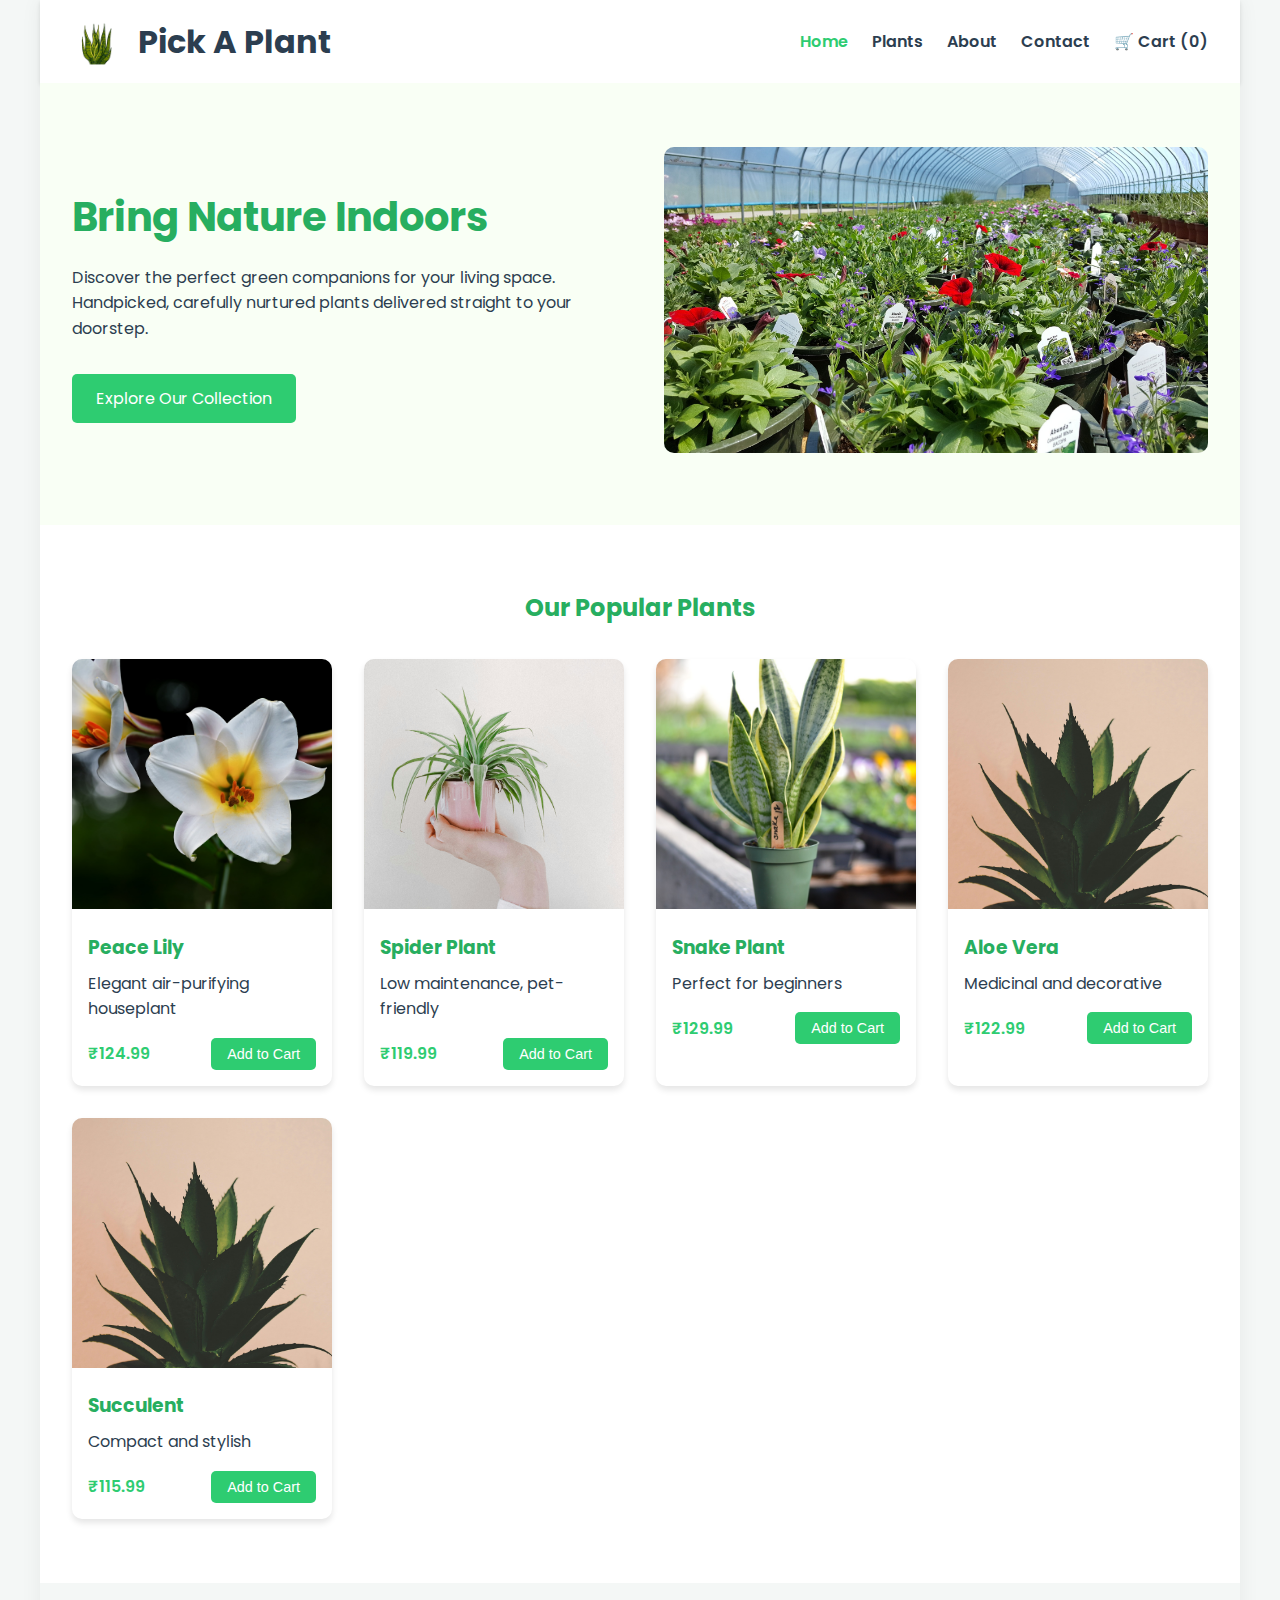
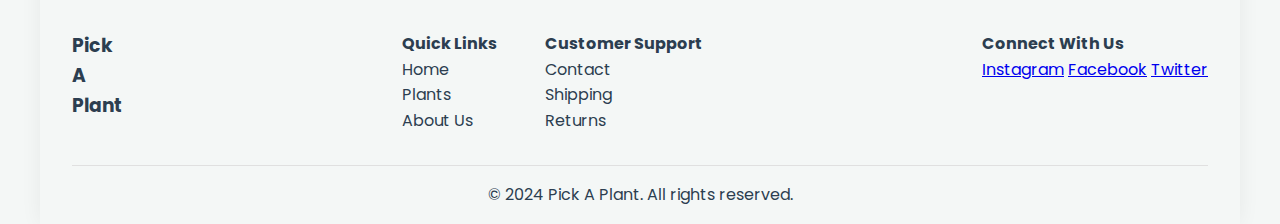
<file: index.html>
<!DOCTYPE html>
<html lang="en">
<head>
    <meta charset="UTF-8">
    <meta name="viewport" content="width=device-width, initial-scale=1.0">
    <title>Pick A Plant - Your Green Home Companion</title>
    <link rel="stylesheet" href="assets/css/index.css">
    <link rel="preconnect" href="https://fonts.googleapis.com">
    <link rel="preconnect" href="https://fonts.gstatic.com" crossorigin>
    <link href="https://fonts.googleapis.com/css2?family=Poppins:wght@300;400;600&display=swap" rel="stylesheet">
    <script src="assets/js/script.js" defer></script>
</head>
<body>
    <div class="page-container">
        <header class="main-header">
            <div class="header-content">
                <div class="logo-container">
                    <img src="assets/images/plant-7880652_1920.png" alt="Pick A Plant Logo" class="logo">
                    <h1>Pick A Plant</h1>
                </div>
                <nav class="main-nav">
                    <ul>
                        <li><a href="index.html" class="active">Home</a></li>
                        <li><a href="plants.html">Plants</a></li>
                        <li><a href="about.html">About</a></li>
                        <li><a href="contact.html">Contact</a></li>
                        <li class="cart-link">
                            <a href="cart.html">
                                <span class="cart-icon">🛒</span> 
                                Cart (<span id="cart-count">0</span>)
                            </a>
                        </li>
                    </ul>
                </nav>
            </div>
        </header>

        <main>
            <section class="hero">
                <div class="hero-content">
                    <div class="hero-text">
                        <h2>Bring Nature Indoors</h2>
                        <p>Discover the perfect green companions for your living space. Handpicked, carefully nurtured plants delivered straight to your doorstep.</p>
                        <a href="plants.html" class="btn btn-primary">Explore Our Collection</a>
                    </div>
                    <div class="hero-image">
                        <img src="assets/images/plants.jpg" alt="Beautiful Indoor Plants">
                    </div>
                </div>
            </section>

            <section class="popular-plants container">
                <h2 class="section-title">Our Popular Plants</h2>
                <div class="plant-catalog">
                    <div class="plant-card">
                        <img src="assets/images/peace-lily.jpg" alt="Peace Lily">
                        <div class="plant-details">
                            <h3>Peace Lily</h3>
                            <p>Elegant air-purifying houseplant</p>
                            <div class="plant-actions">
                                <span class="price">₹124.99</span>
                                <button onclick="addToCart('Peace Lily')" class="btn btn-add-cart">Add to Cart</button>
                            </div>
                        </div>
                    </div>
                    <div class="plant-card">
                        <img src="assets/images/Spider Plant.jpg" alt="Spider Plant">
                        <div class="plant-details">
                            <h3>Spider Plant</h3>
                            <p>Low maintenance, pet-friendly</p>
                            <div class="plant-actions">
                                <span class="price">₹119.99</span>
                                <button onclick="addToCart('Spider Plant')" class="btn btn-add-cart">Add to Cart</button>
                            </div>
                        </div>
                    </div>
                    <div class="plant-card">
                        <img src="assets/images/snake-plant-4985304_1920.jpg" alt="Snake Plant">
                        <div class="plant-details">
                            <h3>Snake Plant</h3>
                            <p>Perfect for beginners</p>
                            <div class="plant-actions">
                                <span class="price">₹129.99</span>
                                <button onclick="addToCart('Snake Plant')" class="btn btn-add-cart">Add to Cart</button>
                            </div>
                        </div>
                    </div>
                    <div class="plant-card">
                        <img src="assets/images/Aloe Vera.jpg" alt="Aloe Vera">
                        <div class="plant-details">
                            <h3>Aloe Vera</h3>
                            <p>Medicinal and decorative</p>
                            <div class="plant-actions">
                                <span class="price">₹122.99</span>
                                <button onclick="addToCart('Aloe Vera')" class="btn btn-add-cart">Add to Cart</button>
                            </div>
                        </div>
                    </div>
                    <div class="plant-card">
                        <img src="assets/images/Aloe Vera.jpg" alt="Succulent">
                        <div class="plant-details">
                            <h3>Succulent</h3>
                            <p>Compact and stylish</p>
                            <div class="plant-actions">
                                <span class="price">₹115.99</span>
                                <button onclick="addToCart('Succulent')" class="btn btn-add-cart">Add to Cart</button>
                            </div>
                        </div>
                    </div>
                </div>
            </section>
        </main>

        <footer class="main-footer">
            <div class="footer-content">
                <div class="footer-logo">
                    <!-- <img src="" alt="Pick A Plant Logo"> -->
                    <h3>Pick A Plant</h3>
                </div>
                <div class="footer-links">
                    <div class="footer-section">
                        <h4>Quick Links</h4>
                        <ul>
                            <li><a href="index.html">Home</a></li>
                            <li><a href="plants.html">Plants</a></li>
                            <li><a href="about.html">About Us</a></li>
                        </ul>
                    </div>
                    <div class="footer-section">
                        <h4>Customer Support</h4>
                        <ul>
                            <li><a href="contact.html">Contact</a></li>
                            <li><a href="#">Shipping</a></li>
                            <li><a href="#">Returns</a></li>
                        </ul>
                    </div>
                </div>
                <div class="footer-social">
                    <h4>Connect With Us</h4>
                    <div class="social-icons">
                        <a href="#" class="social-icon">Instagram</a>
                        <a href="#" class="social-icon">Facebook</a>
                        <a href="#" class="social-icon">Twitter</a>
                    </div>
                </div>
            </div>
            <div class="footer-bottom">
                <p>&copy; 2024 Pick A Plant. All rights reserved.</p>
            </div>
        </footer>
    </div>
</body>
</html>
</file>
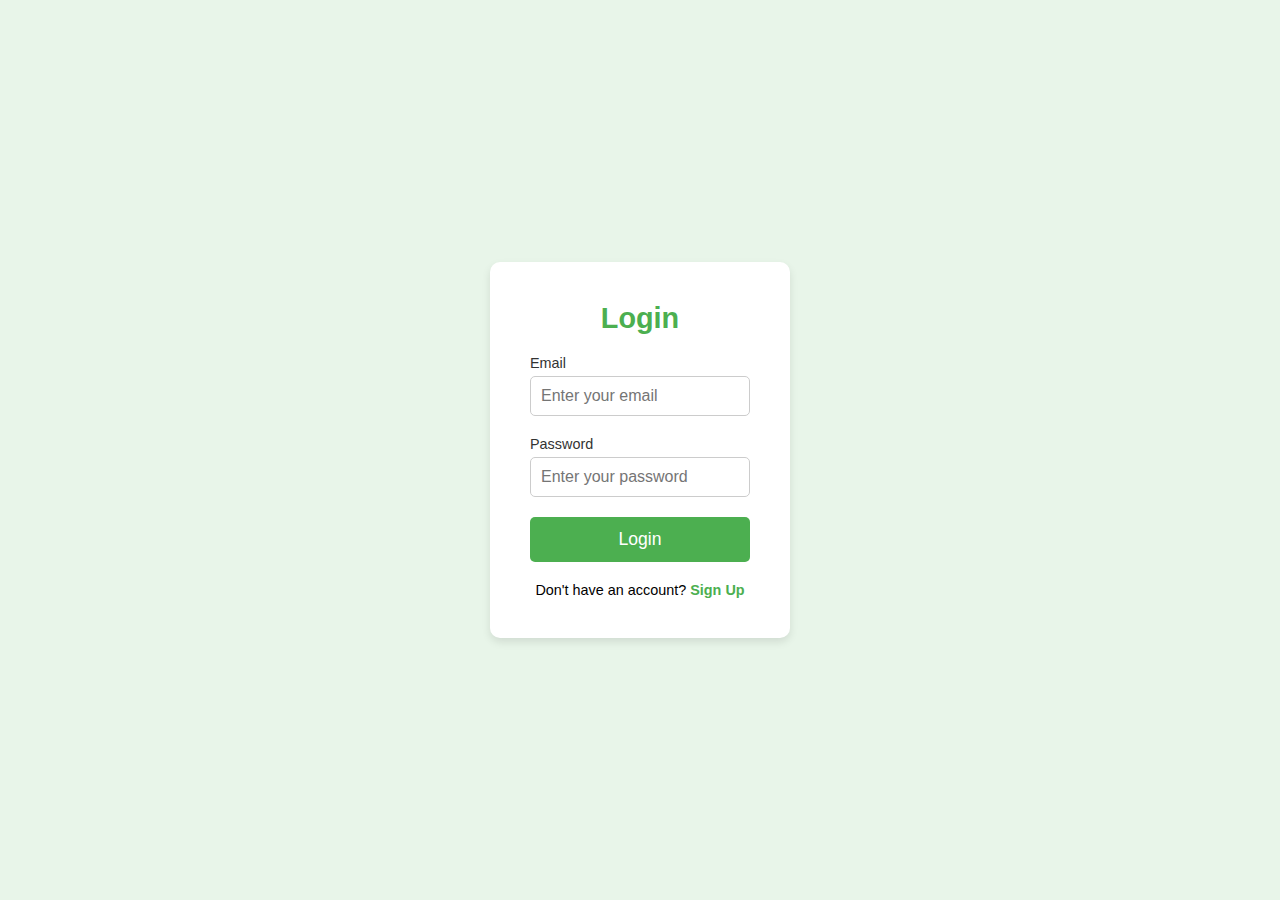
<file: login.html>
<!DOCTYPE html>
<html lang="en">
<head>
    <meta charset="UTF-8">
    <meta name="viewport" content="width=device-width, initial-scale=1.0">
    <title>Login - Pick A Plant</title>
    <link rel="stylesheet" href="assets/css/login.css">
    <script src="assets/js/script.js" defer></script>
</head>
<body>
    <div class="login-container">
        <div class="login-box">
            <h2>Login</h2>
            <form id="login-form">
                <div class="input-group">
                    <label for="email">Email</label>
                    <input type="email" id="email" name="email" required placeholder="Enter your email">
                </div>
                <div class="input-group">
                    <label for="password">Password</label>
                    <input type="password" id="password" name="password" required placeholder="Enter your password">
                </div>
                <button type="submit" class="btn">Login</button>
            </form>
            <p class="signup-link">Don't have an account? <a href="#">Sign Up</a></p>
        </div>
    </div>
</body>
</html>
</file>
<file: assets/css/index.css>
:root {
    --primary-color: #2ecc71;
    --secondary-color: #27ae60;
    --text-color: #2c3e50;
    --background-color: #f4f7f6;
    --white: #ffffff;
}

* {
    margin: 0;
    padding: 0;
    box-sizing: border-box;
}

body {
    font-family: 'Poppins', sans-serif;
    line-height: 1.6;
    color: var(--text-color);
    background-color: var(--background-color);
}

.page-container {
    max-width: 1200px;
    margin: 0 auto;
    background-color: var(--white);
    box-shadow: 0 0 20px rgba(0, 0, 0, 0.06);
}

/* Header Styles */
.main-header {
    background-color: var(--white);
    padding: 1rem 2rem;
    box-shadow: 0 2px 4px rgba(0, 0, 0, 0.1);
}

.header-content {
    display: flex;
    justify-content: space-between;
    align-items: center;
}

.logo-container {
    display: flex;
    align-items: center;
    gap: 1rem;
}

.logo {
    width: 50px;
}

.main-nav ul {
    display: flex;
    list-style: none;
    gap: 1.5rem;
}

.main-nav a {
    text-decoration: none;
    color: var(--text-color);
    font-weight: 600;
    transition: color 0.3s ease;
}

.main-nav a.active,
.main-nav a:hover {
    color: var(--primary-color);
}

/* Hero Section */
.hero {
    background-color: #f9fff5;
    padding: 4rem 2rem;
}

.hero-content {
    display: flex;
    align-items: center;
    gap: 3rem;
}

.hero-text {
    flex: 1;
}

.hero-text h2 {
    font-size: 2.5rem;
    color: var(--secondary-color);
    margin-bottom: 1rem;
}

.hero-text p {
    margin-bottom: 2rem;
}

.hero-image {
    flex: 1;
}

.hero-image img {
    max-width: 100%;
    border-radius: 10px;
}

/* Popular Plants */
.popular-plants {
    padding: 4rem 2rem;
}

.section-title {
    text-align: center;
    margin-bottom: 2rem;
    color: var(--secondary-color);
}

.plant-catalog {
    display: grid;
    grid-template-columns: repeat(auto-fit, minmax(220px, 1fr));
    gap: 2rem;
}

.plant-card {
    background-color: var(--white);
    border-radius: 10px;
    overflow: hidden;
    box-shadow: 0 4px 6px rgba(0, 0, 0, 0.1);
    transition: transform 0.3s ease;
}

.plant-card:hover {
    transform: scale(1.05);
}

.plant-card img {
    width: 100%;
    height: 250px;
    object-fit: cover;
}

.plant-details {
    padding: 1rem;
}

.plant-details h3 {
    margin-bottom: 0.5rem;
    color: var(--secondary-color);
}

.plant-actions {
    display: flex;
    justify-content: space-between;
    align-items: center;
    margin-top: 1rem;
}

.price {
    font-weight: 600;
    color: var(--primary-color);
}

/* Buttons */
.btn {
    display: inline-block;
    padding: 0.75rem 1.5rem;
    border-radius: 5px;
    text-decoration: none;
    transition: all 0.3s ease;
}

.btn-primary {
    background-color: var(--primary-color);
    color: var(--white);
}

.btn-primary:hover {
    background-color: var(--secondary-color);
}

.btn-add-cart {
    background-color: var(--primary-color);
    color: var(--white);
    border: none;
    cursor: pointer;
    font-size: 0.9rem;
    padding: 0.5rem 1rem;
}

.btn-add-cart:hover {
    background-color: var(--secondary-color);
}

/* Footer */
.main-footer {
    background-color: #f4f7f6;
    padding: 3rem 2rem 1rem;
}

.footer-content {
    display: flex;
    justify-content: space-between;
    margin-bottom: 2rem;
}

.footer-logo {
    display: block;
    align-items: center;
    width: 50px;
    height: 50px;
    gap: 1rem;
}

.footer-links {
    display: flex;
    gap: 3rem;
}

.footer-section ul {
    list-style: none;
}

.footer-section a {
    text-decoration: none;
    color: var(--text-color);
}

.footer-bottom {
    text-align: center;
    padding-top: 1rem;
    border-top: 1px solid #e0e0e0;
}

/* Responsive Design */
@media screen and (max-width: 768px) {
    .hero-content {
        flex-direction: column;
    }

    .main-nav ul {
        flex-direction: column;
        align-items: center;
    }

    .footer-content {
        flex-direction: column;
        text-align: center;
    }

    .footer-links {
        flex-direction: column;
        gap: 1rem;
    }
}
</file>
<file: assets/css/login.css>
/* General Reset */
* {
    margin: 0;
    padding: 0;
    box-sizing: border-box;
}

/* Body Styling */
body {
    font-family: 'Arial', sans-serif;
    background-color: #f5f5f5;
    display: flex;
    justify-content: center;
    align-items: center;
    height: 100vh;
}

/* Login Container */
.login-container {
    display: flex;
    justify-content: center;
    align-items: center;
    width: 100%;
    height: 100%;
    background-color: #e8f5e9;
}

/* Login Box */
.login-box {
    background: white;
    padding: 40px;
    width: 300px;
    border-radius: 10px;
    box-shadow: 0 4px 8px rgba(0, 0, 0, 0.1);
    text-align: center;
}

/* Heading Style */
.login-box h2 {
    margin-bottom: 20px;
    color: #4CAF50;
    font-size: 1.8rem;
}

/* Input Fields */
.input-group {
    margin-bottom: 20px;
    text-align: left;
}

.input-group label {
    font-size: 0.9rem;
    color: #333;
    display: block;
    margin-bottom: 5px;
}

.input-group input {
    width: 100%;
    padding: 10px;
    font-size: 1rem;
    border: 1px solid #ccc;
    border-radius: 5px;
    outline: none;
}

.input-group input:focus {
    border-color: #4CAF50;
}

/* Login Button */
.btn {
    background-color: #4CAF50;
    color: white;
    padding: 12px 0;
    width: 100%;
    border: none;
    font-size: 1.1rem;
    border-radius: 5px;
    cursor: pointer;
    transition: background-color 0.3s ease;
}

.btn:hover {
    background-color: #388e3c;
}

/* Sign Up Link */
.signup-link {
    margin-top: 20px;
    font-size: 0.9rem;
}

.signup-link a {
    text-decoration: none;
    color: #4CAF50;
    font-weight: bold;
}

.signup-link a:hover {
    text-decoration: underline;
}
</file>
